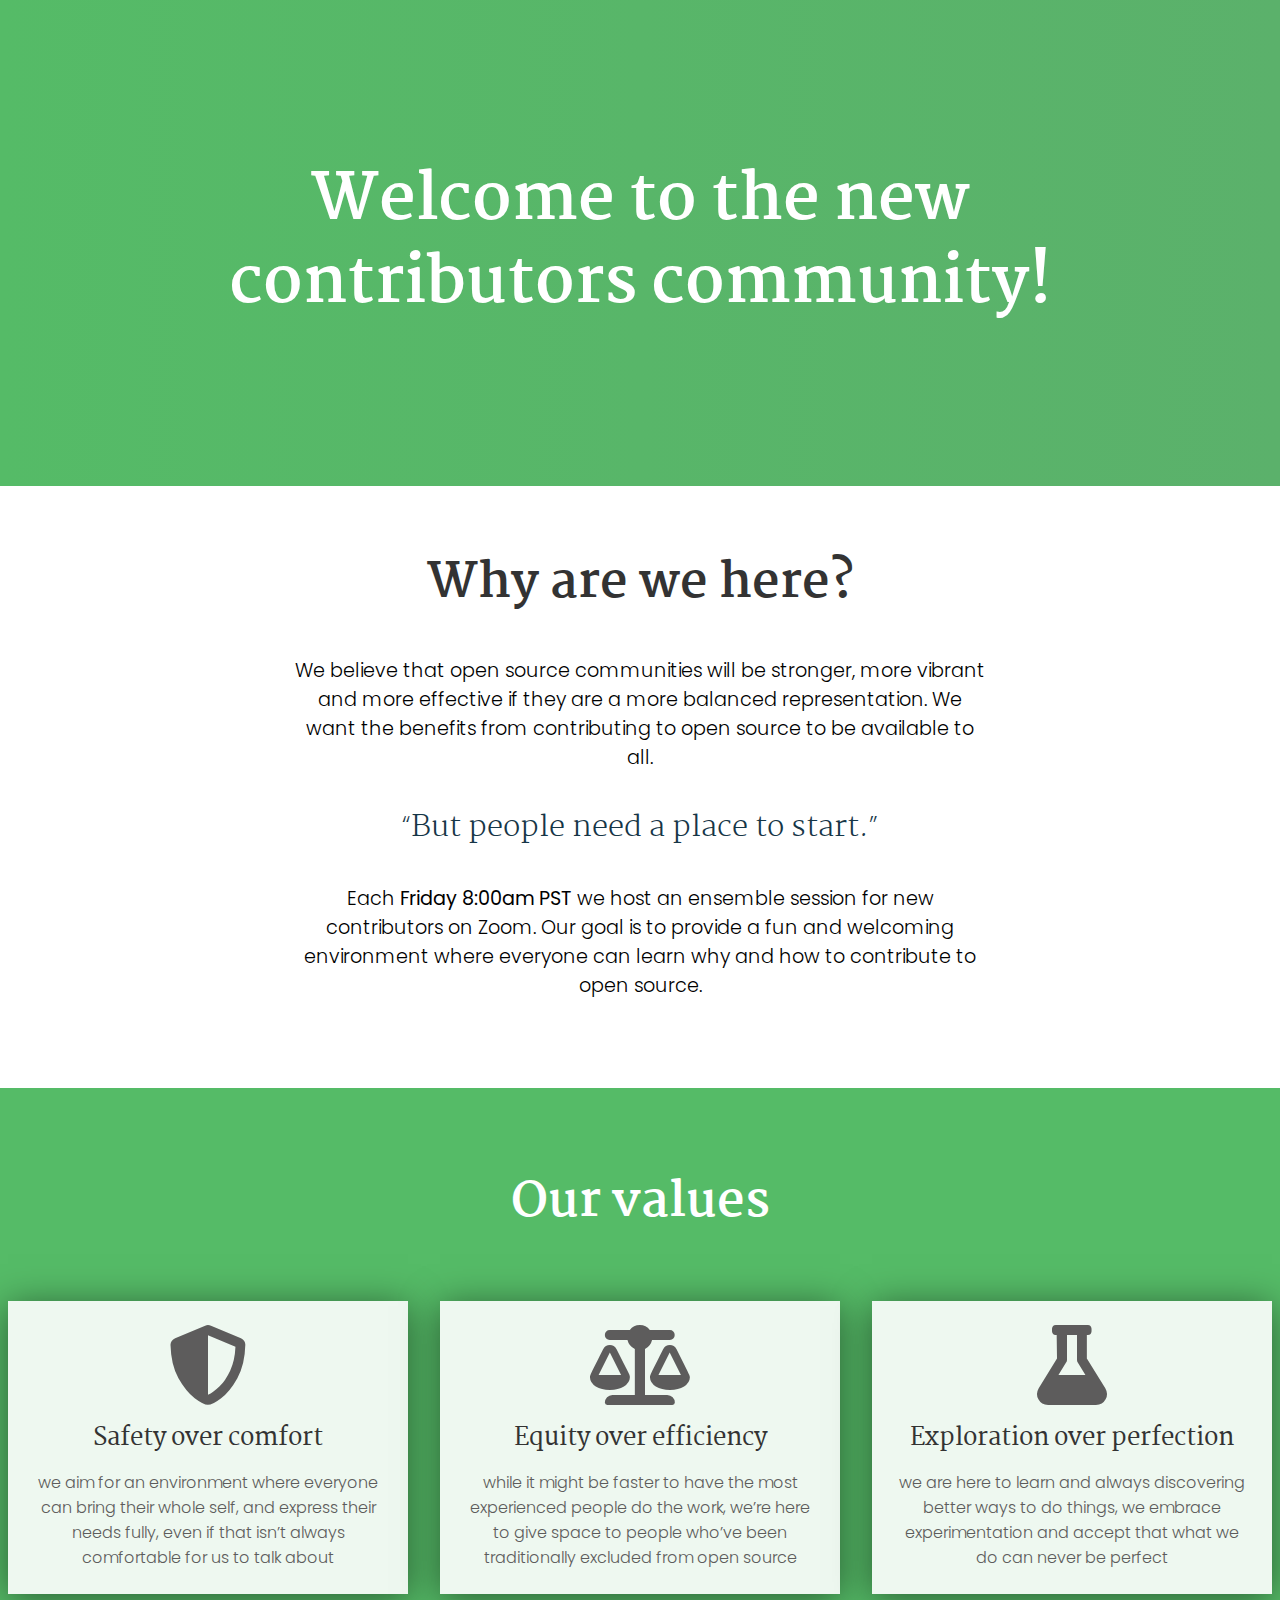
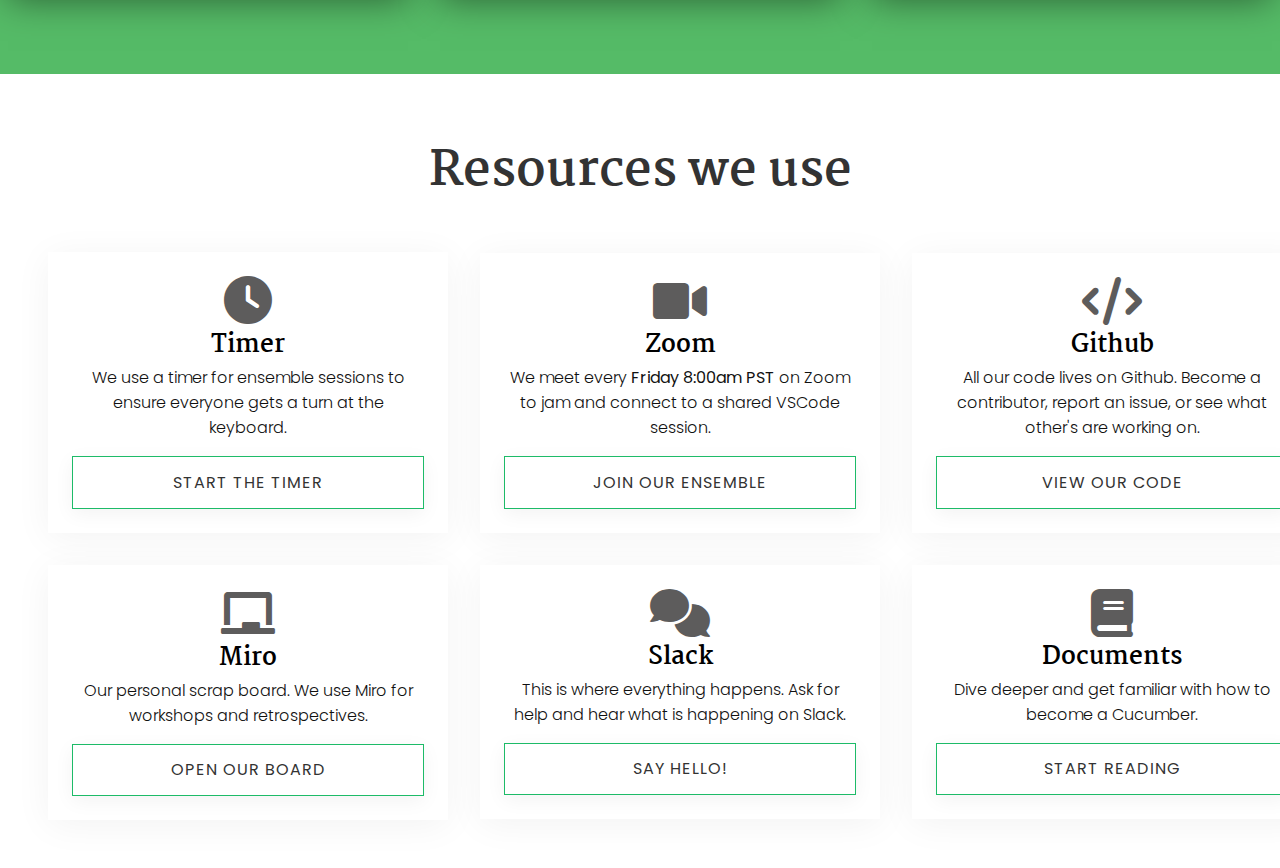
<file: index.html>
<!DOCTYPE html>
<html lang="en">
<head>
    <meta charset="UTF-8">
    <meta http-equiv="X-UA-Compatible" content="IE=edge">
    <meta name="viewport" content="width=device-width, initial-scale=1.0">
    
    <title>Cucumber New contributors</title>
   

    <style>
        @import url('https://fonts.googleapis.com/css2?family=Martel:wght@200;300;400;600;700;800&family=Poppins:wght@100;200;300;400;500;600;700;800;900&display=swap');
    </style>             

    <link href="style.css" rel="stylesheet">

    <link rel="stylesheet" href="https://cdnjs.cloudflare.com/ajax/libs/font-awesome/6.0.0/css/all.min.css" integrity="sha512-9usAa10IRO0HhonpyAIVpjrylPvoDwiPUiKdWk5t3PyolY1cOd4DSE0Ga+ri4AuTroPR5aQvXU9xC6qOPnzFeg==" crossorigin="anonymous" referrerpolicy="no-referrer" /> 
    
</head>

<body>

<!------------------------------------------------------------------- Hero Banner Section -------------------------------------------------------------->


<section class="banner">

    <div class="content">

        <h1>Welcome to the new contributors community!</h1>
        
    </div>

</section>


<!------------------------------------------------------------------- Why are we here section -------------------------------------------------------------->

<section class="purpose" id="purpose">

    <div class="container">
        
        <div class="introText">
        
            <h2 class="titleText">Why are we here?</h2>

            <p>We believe that open source communities will be stronger, 
                more vibrant and more effective if they are a more balanced 
                representation. We want the benefits from contributing to 
                open source to be available to all.</p>

            <q>But people need a place to start.</q>
                
            <p>Each <strong>Friday 8:00am PST</strong> we host an ensemble session for new 
                contributors on Zoom.  Our goal is to provide a fun and 
                welcoming environment where everyone can learn why and how 
                to contribute to open source. </p>      
                                    
        </div>  

    </div>

</section>

<!------------------------------------------------------------------- Values section -------------------------------------------------------------->


<section class="values" id="values">

        <div class="container">
            <div class="introText">
        
                <h2 class="titleText">Our values</h2>  
                                        
            </div>  

            <div class="cards">

                <div class="card safety">

                    <div class="text">
                        <h3>Safety over comfort</h3>
                        <p>
                            we aim for an environment where everyone can bring 
                            their whole self, and express their needs fully, 
                            even if that isn’t always comfortable for us to talk 
                            about
                        </P>
                        
                    </div>

                </div>

                <div class="card equity">

                    <div class="text">
                        <h3>Equity over efficiency</h3>
                        <p>
                            while it might be faster to have the most experienced 
                            people do the work, we’re here to give space to people 
                            who’ve been traditionally excluded from open source
                        </P>
                        
                    </div>

                </div>
                <div class="card explore">

                    <div class="text">
                        <h3>Exploration over perfection</h3>
                        <p>
                            we are here to learn and always discovering better 
                            ways to do things, we embrace experimentation and 
                            accept that what we do can never be perfect
                        </P>
                        
                    </div>

                </div>
            </div>
        </div>
    
</section>

<!------------------------------------------------------------------- Resources section -------------------------------------------------------------->


<section class="resources" id="resources">
    <div class="container">
        
            <div class="introText">
        
                <h2 class="titleText">Resources we use</h2>  
                                        
            </div>  

            

            <div class="cards">
                <div class="column">

                    <div class="card">

                        <div class="text timer">
                            <h2>Timer</h2>
                            <p>
                                We use a timer for ensemble sessions to 
                                ensure everyone gets a turn at the keyboard. 
                            </P>

                            <a href="https://mobti.me/cucumber" target="_blank" class="primary-button">Start the timer</a>
                            
                        </div>

                    </div>

                <div class="card">

                    <div class="text whiteboard">
                        <h2>Miro</h2>
                        <p>
                            Our personal scrap board. We use Miro for workshops 
                            and retrospectives. 
                        </P>
                        
                        <a href="https://miro.com/app/board/uXjVOPyvsOw=/" target="_blank" class="primary-button">Open our board</a>
                        
                    </div>

                </div>

            </div>

            <div class="column">
                
                <div class="card video">

                    <div class="text">
                    <h2>Zoom</h2>
                    <p>
                        We meet every <strong>Friday 8:00am PST</strong> on Zoom to jam and connect 
                        to a shared VSCode session. 
                    </P>
                    
                    <a href="https://smartbear.zoom.us/j/97925664620" target="_blank" class="primary-button">Join our ensemble</a>
                    </div>

                </div>
            
            

                <div class="card slack">

                    <div class="text">
                    <h2>Slack</h2>
                    <p>
                        This is where everything happens.  
                        Ask for help and hear what is happening on Slack.
                    </P>
                    
                    <a href="https://cucumberbdd-slack-invite.herokuapp.com/" target="_blank" class="primary-button">Say hello!</a>
                    </div>

                </div>

            </div>

            <div class="column">
                
                <div class="card github">

                    <div class="text">
                    <h2>Github</h2>
                    <p>
                        All our code lives on Github.  
                        Become a contributor, report an issue, or see what other's are working on.
                    </P>
                    
                    <a href="#" target="_blank" class="primary-button">View our code</a>
                    </div>

                </div>
  
                <div class="card docs">

                    <div class="text">
                    <h2>Documents</h2>
                    <p>
                        Dive deeper and get familiar with how to become a Cucumber.
                    </P>
                    
                    <a href="https://cucumber.io/docs/community/new-contributors/" target="_blank" class="primary-button">Start reading</a>
                    </div>

                </div>
            </div>

            </div>
    </div>

</section>



</body>
</html>
</file>
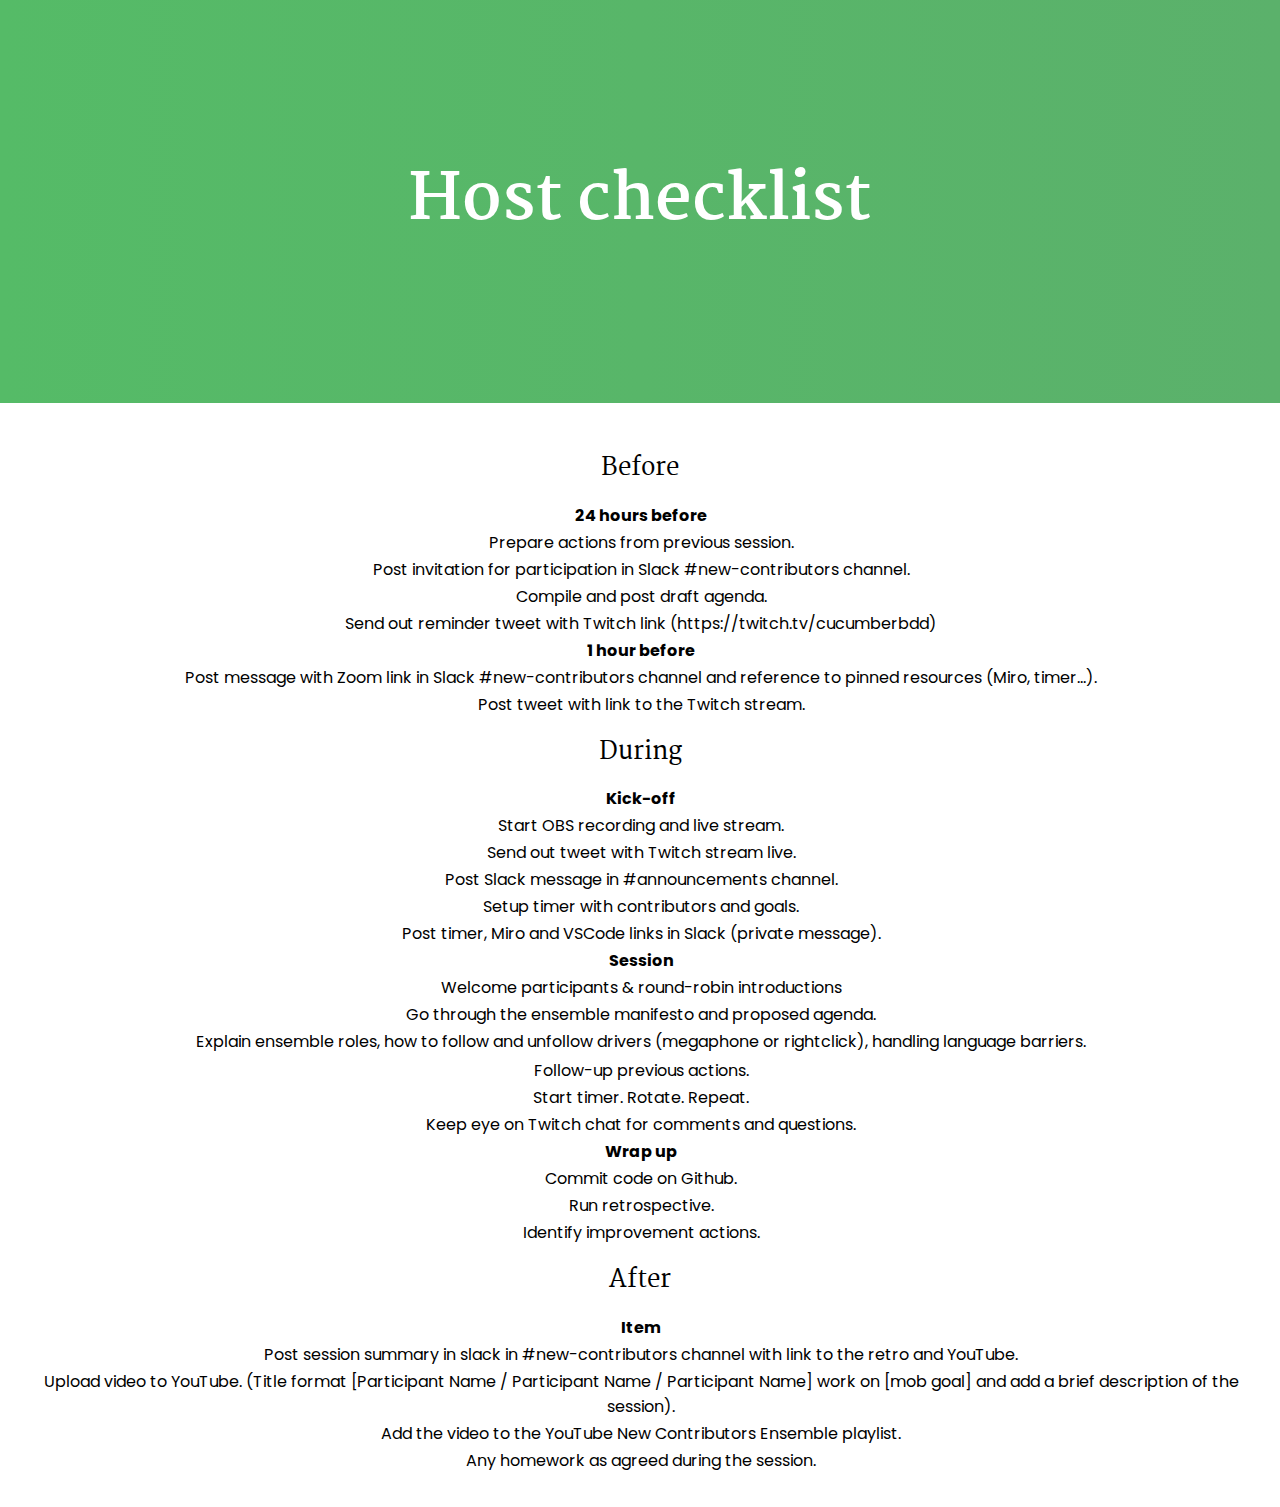
<file: host-checklist.html>
<!DOCTYPE html>
<html lang="en">
<head>
    <meta charset="UTF-8">
    <meta http-equiv="X-UA-Compatible" content="IE=edge">
    <meta name="viewport" content="width=device-width, initial-scale=1.0">
    
    <title>Cucumber | Host Checklist</title>
   

    <style>
        @import url('https://fonts.googleapis.com/css2?family=Martel:wght@200;300;400;600;700;800&family=Poppins:wght@100;200;300;400;500;600;700;800;900&display=swap');
    </style>             

    <link href="style.css" rel="stylesheet">

    <link rel="stylesheet" href="https://cdnjs.cloudflare.com/ajax/libs/font-awesome/6.0.0/css/all.min.css" integrity="sha512-9usAa10IRO0HhonpyAIVpjrylPvoDwiPUiKdWk5t3PyolY1cOd4DSE0Ga+ri4AuTroPR5aQvXU9xC6qOPnzFeg==" crossorigin="anonymous" referrerpolicy="no-referrer" /> 
    
</head>

<body>

<!------------------------------------------------------------------- Hero Banner Section -------------------------------------------------------------->


<section class="banner">

    <div class="content">

        <h1>Host checklist</h1>
        
    </div>

</section>


<section class="checklist">
   

    <div class="container">

    <div class="table">
        <h3>Before</h3>

        <table class="content-table">

            <thead>
                <tr>
                    <th></th>
                    <th>24 hours before</th>
                </tr>
            </thead>

            <tbody>
                <tr>
                    <td class="check"></td>
                    <td>Prepare actions from previous session.</td>
                </tr>
                <tr>
                    <td class="check"></td>
                    <td>Post invitation for participation in Slack #new-contributors channel.</td>
                </tr>
                <tr>
                    <td class="check"></td>
                    <td>Compile and post draft agenda.</td>
                </tr>
                <tr>
                    <td class="check"></td>
                    <td>Send out reminder tweet with Twitch link (https://twitch.tv/cucumberbdd)
                    </td>
                </tr>
                
            </tbody>

            <thead>
                <tr>
                    <th></th>
                    <th>1 hour before</th>
                </tr>
            </thead>
            <tbody>
                <tr>
                    <td class="check"></td>
                    <td>Post message with Zoom link in Slack #new-contributors channel and reference to pinned resources (Miro, timer...).</td>
                </tr>
                <tr>
                    <td class="check"></td>
                    <td>Post tweet with link to the Twitch stream.</td>
                </tr>
                
            </tbody>

        </table>
    </div>

    <div class="table">
        <h3>During</h3>

        <table class="content-table">

            <thead>
                <tr>
                    <th></th>
                    <th>Kick-off</th>
                </tr>
            </thead>

            <tbody>
                <tr>
                    <td class="check"></td>
                    <td>Start OBS recording and live stream.</td>
                </tr>
                <tr>
                    <td class="check"></td>
                    <td>Send out tweet with Twitch stream live.</td>
                </tr>
                <tr>
                    <td class="check"></td>
                    <td>Post Slack message in  #announcements channel.</td>
                </tr>
                <tr>
                    <td class="check"></td>
                    <td>Setup timer with contributors and goals.
                    </td>
                </tr>                
                <tr>
                    <td class="check"></td>
                    <td>Post timer, Miro and VSCode links in Slack (private message).
                    </td>
                </tr>                
            </tbody>

            <thead>
                <tr>
                    <th></th>
                    <th>Session</th>
                </tr>
            </thead>

            <tbody>
                <tr>
                    <td class="check"></td>
                    <td>Welcome participants & round-robin introductions</td>
                </tr>
                <tr>
                    <td class="check"></td>
                    <td>Go through the ensemble manifesto and proposed agenda.</td>
                </tr>
                <tr>
                    <td class="check"></td>
                    <td>Explain ensemble roles, how to follow and unfollow drivers (megaphone or rightclick), handling language barriers.</td>
                </tr>
                <tr>
                <tr>
                    <td class="check"></td>
                    <td>Follow-up previous actions.</td>
                </tr>
                <tr>
                    <td class="check"></td>
                    <td>Start timer. Rotate. Repeat.</td>
                </tr>
                <tr>
                    <td class="check"></td>
                    <td>Keep eye on Twitch chat for comments and questions.
                    </td>
                </tr>

                
            </tbody>
            <thead>
                <tr>
                    <th></th>
                    <th>Wrap up</th>
                </tr>
            </thead>

            <tbody>
                <tr>
                    <td class="check"></td>
                    <td>Commit code on Github.</td>
                </tr>
                <tr>
                    <td class="check"></td>
                    <td>Run retrospective.</td>
                </tr>
                <tr>
                    <td class="check"></td>
                    <td>Identify improvement actions.</td>
                </tr>
               
            </tbody>

        </table>
    </div>

    <div class="table">
        <h3>After</h3>

        <table class="content-table">

            <thead>
                <tr>
                    <th></th>
                    <th>Item</th>
                </tr>
            </thead>

            <tbody>
                <tr>
                    <td class="check"></td>
                    <td>Post session summary in slack in #new-contributors channel with link to the retro and YouTube.</td>
                </tr>
                <tr>
                    <td class="check"></td>
                    <td>Upload video to YouTube. (Title format [Participant Name / Participant Name / Participant Name] work on [mob goal] and add a brief description of the session).</td>
                </tr>
                <tr>
                    <td class="check"></td>
                    <td>Add the video to the YouTube New Contributors Ensemble playlist.</td>
                </tr>
                <tr>
                    <td class="check"></td>
                    <td>Any homework as agreed during the session.
                    </td>
                </tr>
                
            </tbody>

        </table>
    </div>

</div>

</section>
</file>
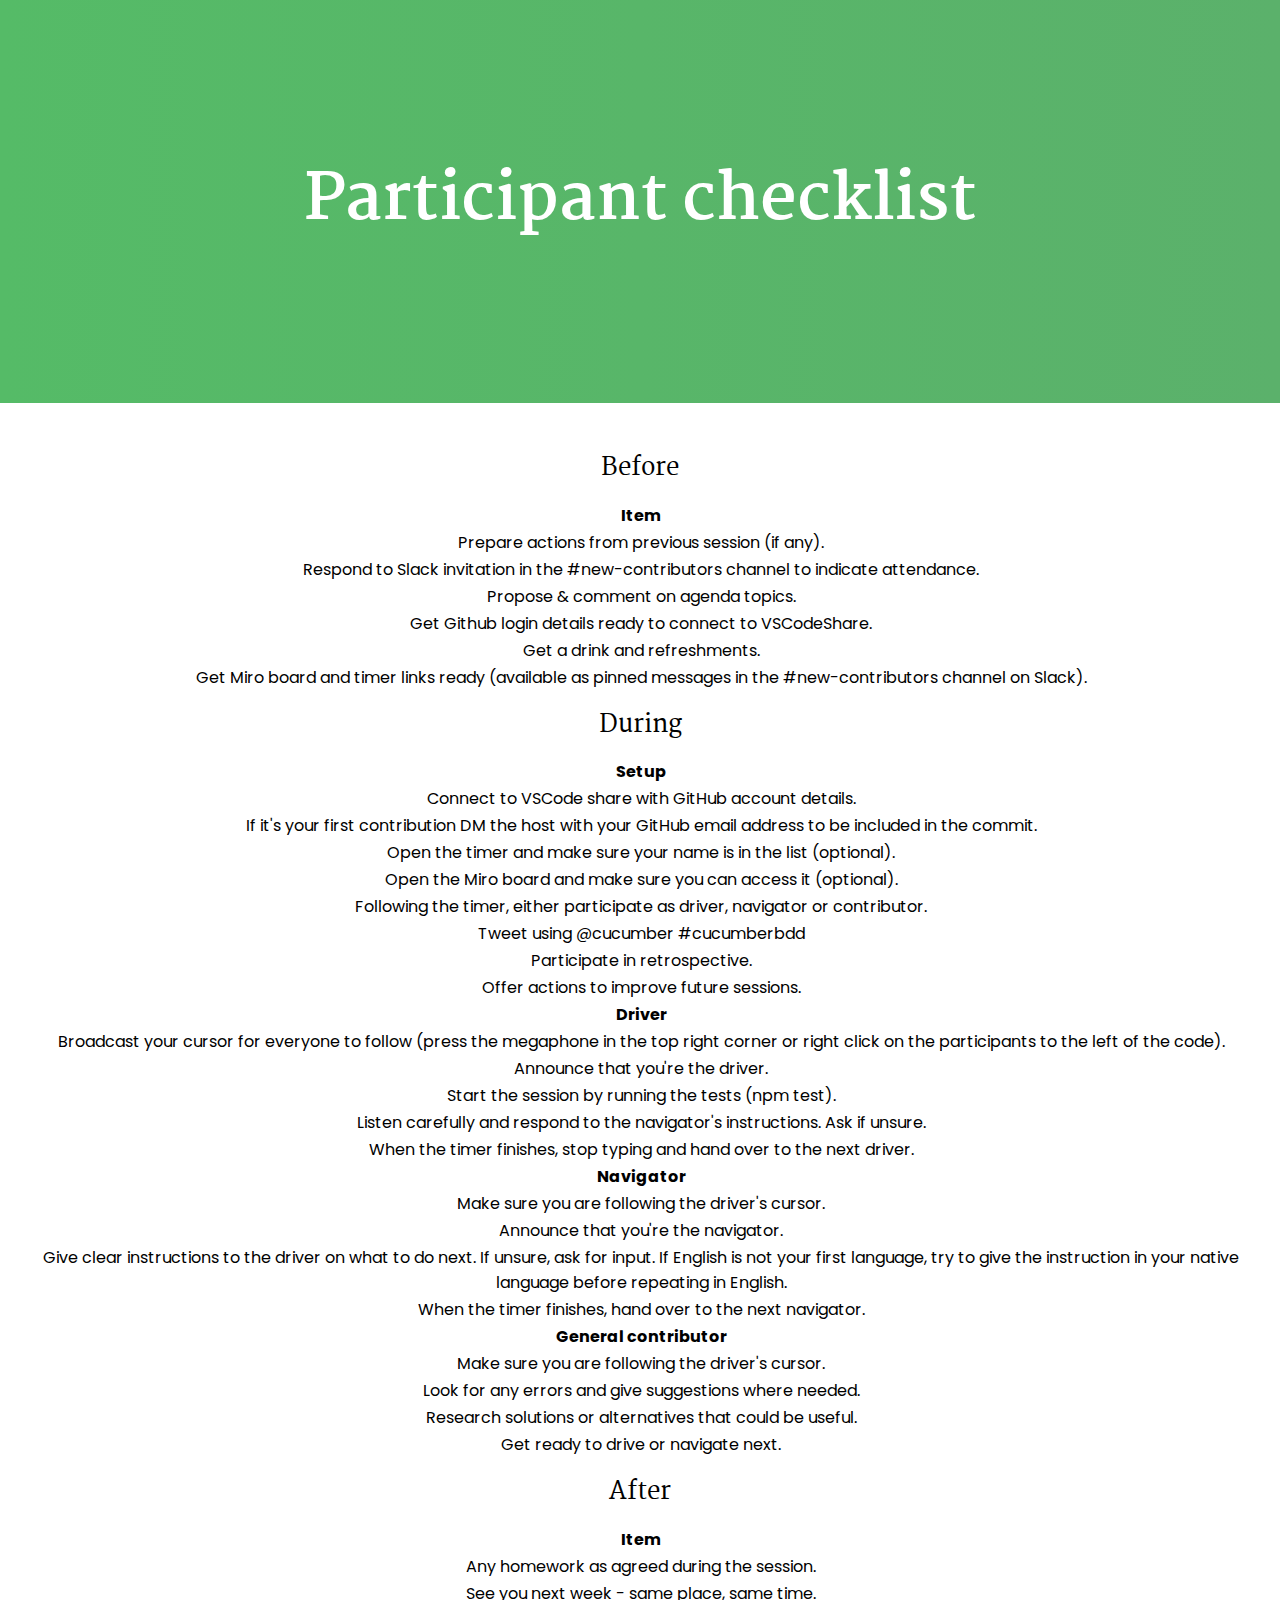
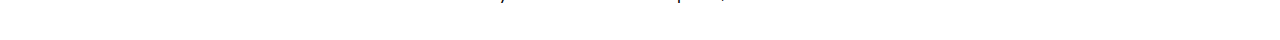
<file: participant-checklist.html>
<!DOCTYPE html>
<html lang="en">
<head>
    <meta charset="UTF-8">
    <meta http-equiv="X-UA-Compatible" content="IE=edge">
    <meta name="viewport" content="width=device-width, initial-scale=1.0">
    
    <title>Cucumber | Participant Checklist</title>
   

    <style>
        @import url('https://fonts.googleapis.com/css2?family=Martel:wght@200;300;400;600;700;800&family=Poppins:wght@100;200;300;400;500;600;700;800;900&display=swap');
    </style>             

    <link href="style.css" rel="stylesheet">

    <link rel="stylesheet" href="https://cdnjs.cloudflare.com/ajax/libs/font-awesome/6.0.0/css/all.min.css" integrity="sha512-9usAa10IRO0HhonpyAIVpjrylPvoDwiPUiKdWk5t3PyolY1cOd4DSE0Ga+ri4AuTroPR5aQvXU9xC6qOPnzFeg==" crossorigin="anonymous" referrerpolicy="no-referrer" /> 
    
</head>

<body>

<!------------------------------------------------------------------- Hero Banner Section -------------------------------------------------------------->


<section class="banner">

    <div class="content">

        <h1>Participant checklist</h1>
        
    </div>

</section>


<section class="checklist">
   

    <div class="container">

    <div class="table">
        <h3>Before</h3>

        <table class="content-table">

            <thead>
                <tr>
                    <th></th>
                    <th>Item</th>
                </tr>
            </thead>

            <tbody>
                <tr>
                    <td class="check"></td>
                    <td>Prepare actions from previous session (if any).</td>
                </tr>
                <tr>
                    <td class="check"></td>
                    <td>Respond to Slack invitation in the #new-contributors channel to indicate attendance.</td>
                </tr>
                <tr>
                    <td class="check"></td>
                    <td>Propose & comment on agenda topics.</td>
                </tr>
                <tr>
                    <td class="check"></td>
                    <td>Get Github login details ready to connect to VSCodeShare.</td>
                </tr>
                <tr>
                    <td class="check"></td>
                    <td>Get a drink and refreshments.</td>
                </tr>
                  
                <tr>
                    <td class="check"></td>
                    <td>Get Miro board and timer links ready (available as pinned messages in the #new-contributors channel on Slack).</td>
                </tr>
                  
            </tbody>

        </table>
    </div>

    <div class="table">
        <h3>During</h3>

        <table class="content-table">

            <thead>
                <tr>
                    <th></th>
                    <th>Setup</th>
                </tr>
            </thead>

            <tbody>
                <tr>
                    <td class="check"></td>
                    <td>Connect to VSCode share with GitHub account details.
                    </td>
                </tr>
                <tr>
                    <td class="check"></td>
                    <td>If it's your first contribution DM the host with your GitHub email address to be included in the commit.</td>
                </tr>
                <tr>
                    <td class="check"></td>
                    <td>Open the timer and make sure your name is in the list (optional).</td>
                </tr>
                <tr>
                    <td class="check"></td>
                    <td>Open the Miro board and make sure you can access it (optional).
                    </td>
                </tr>                
                <tr>
                    <td class="check"></td>
                    <td>Following the timer, either participate as driver, navigator or contributor.
                    </td>
                </tr> 
                <tr>
                    <td class="check"></td>
                    <td>Tweet using @cucumber #cucumberbdd </td>
                </tr> 
                <tr>
                    <td class="check"></td>
                    <td>Participate in retrospective.</td>
                </tr> 
                <tr>
                    <td class="check"></td>
                    <td>Offer actions to improve future sessions.</td>
                </tr> 
                            
            </tbody>

            <thead>
                <tr>
                    <th></th>
                    <th>Driver</th>
                </tr>
            </thead>

            <tbody>
                <tr>
                    <td class="check"></td>
                    <td>Broadcast your cursor for everyone to follow (press the megaphone in the top right corner or right click on the participants to the left of the code).</td>
                </tr>
                <tr>
                    <td class="check"></td>
                    <td>Announce that you're the driver.</td>
                </tr>
                <tr>
                    <td class="check"></td>
                    <td>Start the session by running the tests (npm test).</td>
                </tr>
                <tr>
                    <td class="check"></td>
                    <td>Listen carefully and respond to the navigator's instructions. Ask if unsure.</td>
                </tr>
                <tr>
                    <td class="check"></td>
                    <td>When the timer finishes, stop typing and hand over to the next driver.</td>
                </tr>
                
                
            </tbody>
            <thead>
                <tr>
                    <th></th>
                    <th>Navigator</th>
                </tr>
            </thead>

            <tbody>
                <tr>
                    <td class="check"></td>
                    <td>Make sure you are following the driver's cursor.</td>
                </tr>
                <tr>
                    <td class="check"></td>
                    <td>Announce that you're the navigator.</td>
                </tr>
                <tr>
                    <td class="check"></td>
                    <td>Give clear instructions to the driver on what to do next.  If unsure, ask for input.  If English is not your first language, try to give the instruction in your native language before repeating in English.</td>
                </tr>
                <tr>
                    <td class="check"></td>
                    <td>When the timer finishes, hand over to the next navigator.</td>
                </tr>
               
            </tbody>
            <thead>
                <tr>
                    <th></th>
                    <th>General contributor</th>
                </tr>
            </thead>

            <tbody>
                <tr>
                    <td class="check"></td>
                    <td>Make sure you are following the driver's cursor.</td>
                </tr>
                <tr>
                    <td class="check"></td>
                    <td>Look for any errors and give suggestions where needed.</td>
                </tr>
                <tr>
                    <td class="check"></td>
                    <td>Research solutions or alternatives that could be useful.</td>
                </tr>
                <tr>
                    <td class="check"></td>
                    <td>Get ready to drive or navigate next.</td>
                </tr>
               
            </tbody>

        </table>
    </div>

    <div class="table">
        <h3>After</h3>

        <table class="content-table">

            <thead>
                <tr>
                    <th></th>
                    <th>Item</th>
                </tr>
            </thead>

            <tbody>
                <tr>
                    <td class="check"></td>
                    <td>Any homework as agreed during the session.</td>
                </tr>
                <tr>
                    <td class="check"></td>
                    <td>See you next week - same place, same time.</td>
                </tr>
                
            </tbody>

        </table>
    </div>

</div>

</section>
</file>
<file: style.css>
@import url("https://fonts.googleapis.com/css2?family=Martel:wght@200;300;400;600;700;800&family=Poppins:wght@100;200;300;400;500;600;700;800;900&display=swap");

:root {
  --lightGreen: #a6d1ad;
  --cucumberGreen: #55bb67;
  --darkGreen: #3e7a49;

  --gradient: linear-gradient(90deg, #55bb67, #3e7a49);
  --titleBlue: #163647;
  --primaryGray: #434343;
  --middleGray: #5d5c5c;
  --secondaryGray: #898989;
  --lightGray: #fcfcfc;
}

*,
*::before,
*::after {
  font-family: "Poppins", sans-serif;
  margin: 0;
  padding: 0;
  box-sizing: border-box;
  scroll-behavior: smooth;
}

h1 {
  font-family: "Martel", sans-serif;
  font-size: 4em;
  line-height: 1.3em;
}

h2 {
  font-family: "Martel", sans-serif;
}

h3 {
  font-family: "Martel", sans-serif;
  font-weight: 600;
  font-size: 1.5rem;
  margin: 0.8rem 0;
}

h4 {
  font-family: "Poppins", sans-serif;
  font-weight: 400;
  text-transform: uppercase;
}

p {
  font-weight: 300;
  color: #111;
}

q {
  font-family: "Martel", sans-serif;
  font-weight: 200;
  font-size: 1.8rem;
  padding: 5rem 10rem;
  color: #163647;
}

li,
a,
button {
  font-family: "Poppins", sans-serif;
  font-weight: 500;
  text-decoration: none;
}

section {
  position: relative;
}

/*  ---------------------------------------------------------- Buttons ----------------------------------------------------------------------------------------*/

.primary-button {
  font-size: 1em;
  letter-spacing: 1px;
  text-transform: uppercase;
  background-color: #fff;
  font-weight: 400;
  color: #333;

  border: 1px solid #1dbb68;

  box-shadow: 0 5px 20px rgba(0, 0, 0, 0.05);
  display: inline-block;
  padding: 0.8rem 2rem;
  margin-top: 1rem;
  text-decoration: none;
  transition: all 0.5s ease;
  width: 100%;
}

.primary-button:hover {
  background-color: #1dbb68;
  color: #fff;
  font-weight: 500;
  transition: 0.5s;
}

.primary-button:active {
  transform: scale(0.95);
}
/*  -------------------------------------------------    Hero Section --------------------------------------------------------------------------*/

.banner {
  position: relative;
  width: 100vw;
  height: auto;
  display: flex;
  flex-direction: column;
  justify-content: center;
  align-items: center;
  background-image: linear-gradient(90deg, #55bb67, #5bb16b);
  padding: 10rem;
}

.content {
  width: 100%;

  align-items: center;
}

.content h1 {
  color: #fff;
  text-align: center;
}

/*---------------------------------------------------- Intro Text Section ---------------------------------------------------------*/

.container {
  position: relative;
  display: flex;
  flex-direction: row;

  flex-wrap: wrap;
  justify-content: space-evenly;
  margin: 2rem;
  padding: 0;
  align-content: center;
  text-align: center;
}

.introText {
  margin: 2%;
  width: 100%;
}

.purpose .introText {
  width: 70%;
}

.titleText {
  color: #333;
  font-size: 3rem;
  text-align: center;
}

.introText p {
  font-size: 1.2rem;
  color: var(--darkGray);
  margin: 2rem 5rem;
}

/*------------------------------------- Values section -------------------------*/

.values {
  display: flex;
  flex-direction: column;
  align-items: center;

  justify-content: space-between;
  background-color: #55bb67;
  padding: 0 3rem 2rem 3rem;
}
.cards {
  display: flex;
  flex-direction: row;
  align-items: center;
  justify-content: center;
  margin: auto;
}
.card {
  display: flex;
  flex-direction: column;
  justify-content: center;
  align-content: center;
  max-height: fit-content;
  width: 400px;
  flex-wrap: wrap;

  margin: 1rem;
  padding: 1.5rem;
  box-shadow: 0 5px 35px rgba(0, 0, 0, 0.05);
  background-color: rgba(255, 255, 255, 0.9);
}

.column {
  display: flex;
  flex-direction: column;
}

.values .card {
  box-shadow: 0 5px 35px rgba(0, 0, 0, 0.5);
}

.values h2 {
  color: #fff;
  padding: 1rem 0rem;
}

.values h3 {
  color: #333;
}

.values p {
  color: #5d5c5c;
}

.safety::before {
  font-family: "Font Awesome 5 Free";
  font-weight: 600;
  content: "\f132";
  display: inline-block;
  font-size: 5rem;
  color: #5d5c5c;
  fill: #5d5c5c;

  font-style: normal;
  font-variant: normal;
  text-rendering: auto;
  -webkit-font-smoothing: antialiased;
}

.equity::before {
  font-family: "Font Awesome 5 Free";
  font-weight: 600;
  content: "\f24e";
  display: inline-block;
  font-size: 5rem;
  color: #5d5c5c;
  fill: #5d5c5c;

  font-style: normal;
  font-variant: normal;
  text-rendering: auto;
  -webkit-font-smoothing: antialiased;
}

.explore::before {
  font-family: "Font Awesome 5 Free";
  font-weight: 600;
  content: "\f0c3";
  display: inline-block;
  font-size: 5rem;
  color: #5d5c5c;
  fill: #5d5c5c;

  font-style: normal;
  font-variant: normal;
  text-rendering: auto;
  -webkit-font-smoothing: antialiased;
}

.timer::before {
  font-family: "Font Awesome 5 Free";
  font-weight: 600;
  content: "\f017";
  display: inline-block;
  font-size: 3rem;
  color: #5d5c5c;
  fill: #5d5c5c;

  font-style: normal;
  font-variant: normal;
  text-rendering: auto;
  -webkit-font-smoothing: antialiased;
}

.whiteboard::before {
  font-family: "Font Awesome 5 Free";
  font-weight: 600;
  content: "\f51b";
  display: inline-block;
  font-size: 3rem;
  color: #5d5c5c;
  fill: #5d5c5c;

  font-style: normal;
  font-variant: normal;
  text-rendering: auto;
  -webkit-font-smoothing: antialiased;
}

.video::before {
  font-family: "Font Awesome 5 Free";
  font-weight: 600;
  content: "\f03d";
  display: inline-block;
  font-size: 3rem;
  color: #5d5c5c;
  fill: #5d5c5c;

  font-style: normal;
  font-variant: normal;
  text-rendering: auto;
  -webkit-font-smoothing: antialiased;
}

.slack::before {
  font-family: "Font Awesome 5 Free";
  font-weight: 600;
  content: "\f086";
  display: inline-block;
  font-size: 3rem;
  color: #5d5c5c;
  fill: #5d5c5c;

  font-style: normal;
  font-variant: normal;
  text-rendering: auto;
  -webkit-font-smoothing: antialiased;
}

.github::before {
  font-family: "Font Awesome 5 Free";
  font-weight: 600;
  content: "\f121";
  display: inline-block;
  font-size: 3rem;
  color: #5d5c5c;
  fill: #5d5c5c;

  font-style: normal;
  font-variant: normal;
  text-rendering: auto;
  -webkit-font-smoothing: antialiased;
}

.docs::before {
  font-family: "Font Awesome 5 Free";
  font-weight: 600;
  content: "\f02d";
  display: inline-block;
  font-size: 3rem;
  color: #5d5c5c;
  fill: #5d5c5c;

  font-style: normal;
  font-variant: normal;
  text-rendering: auto;
  -webkit-font-smoothing: antialiased;
}
</file>
